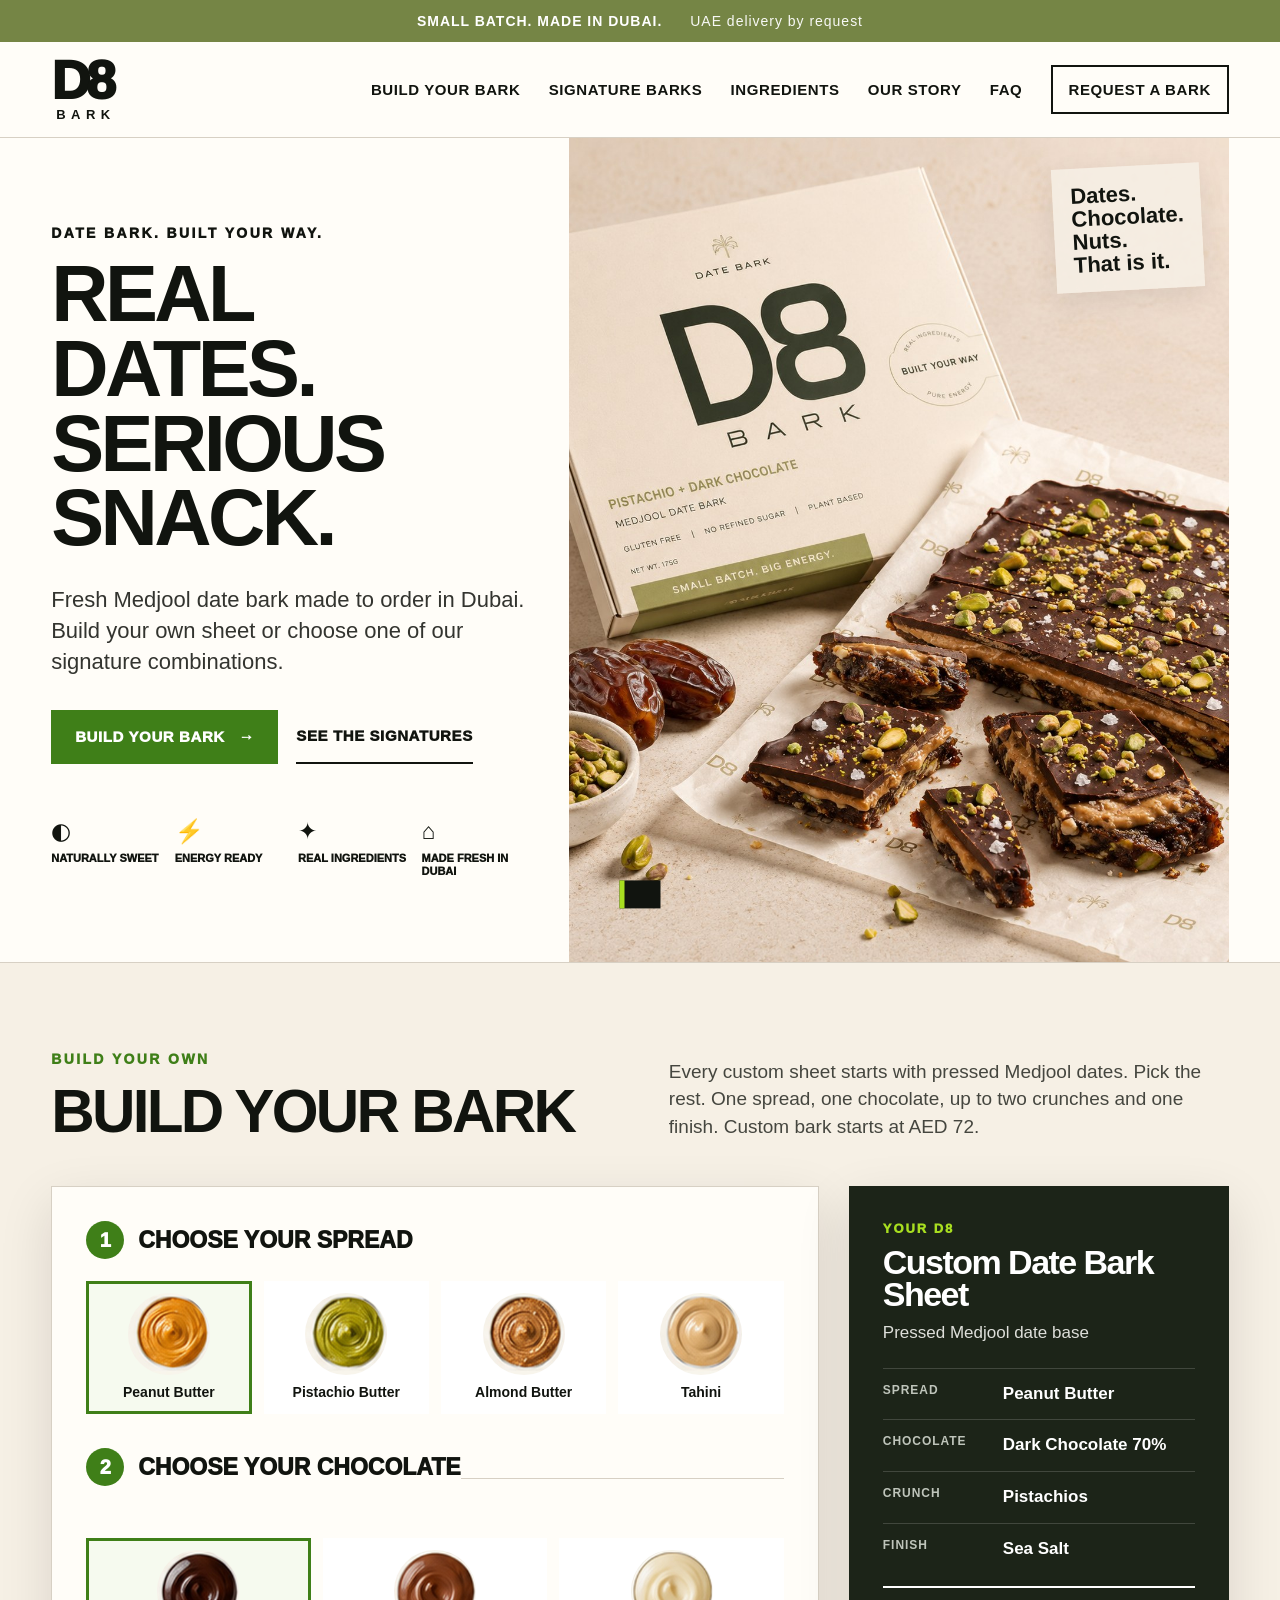
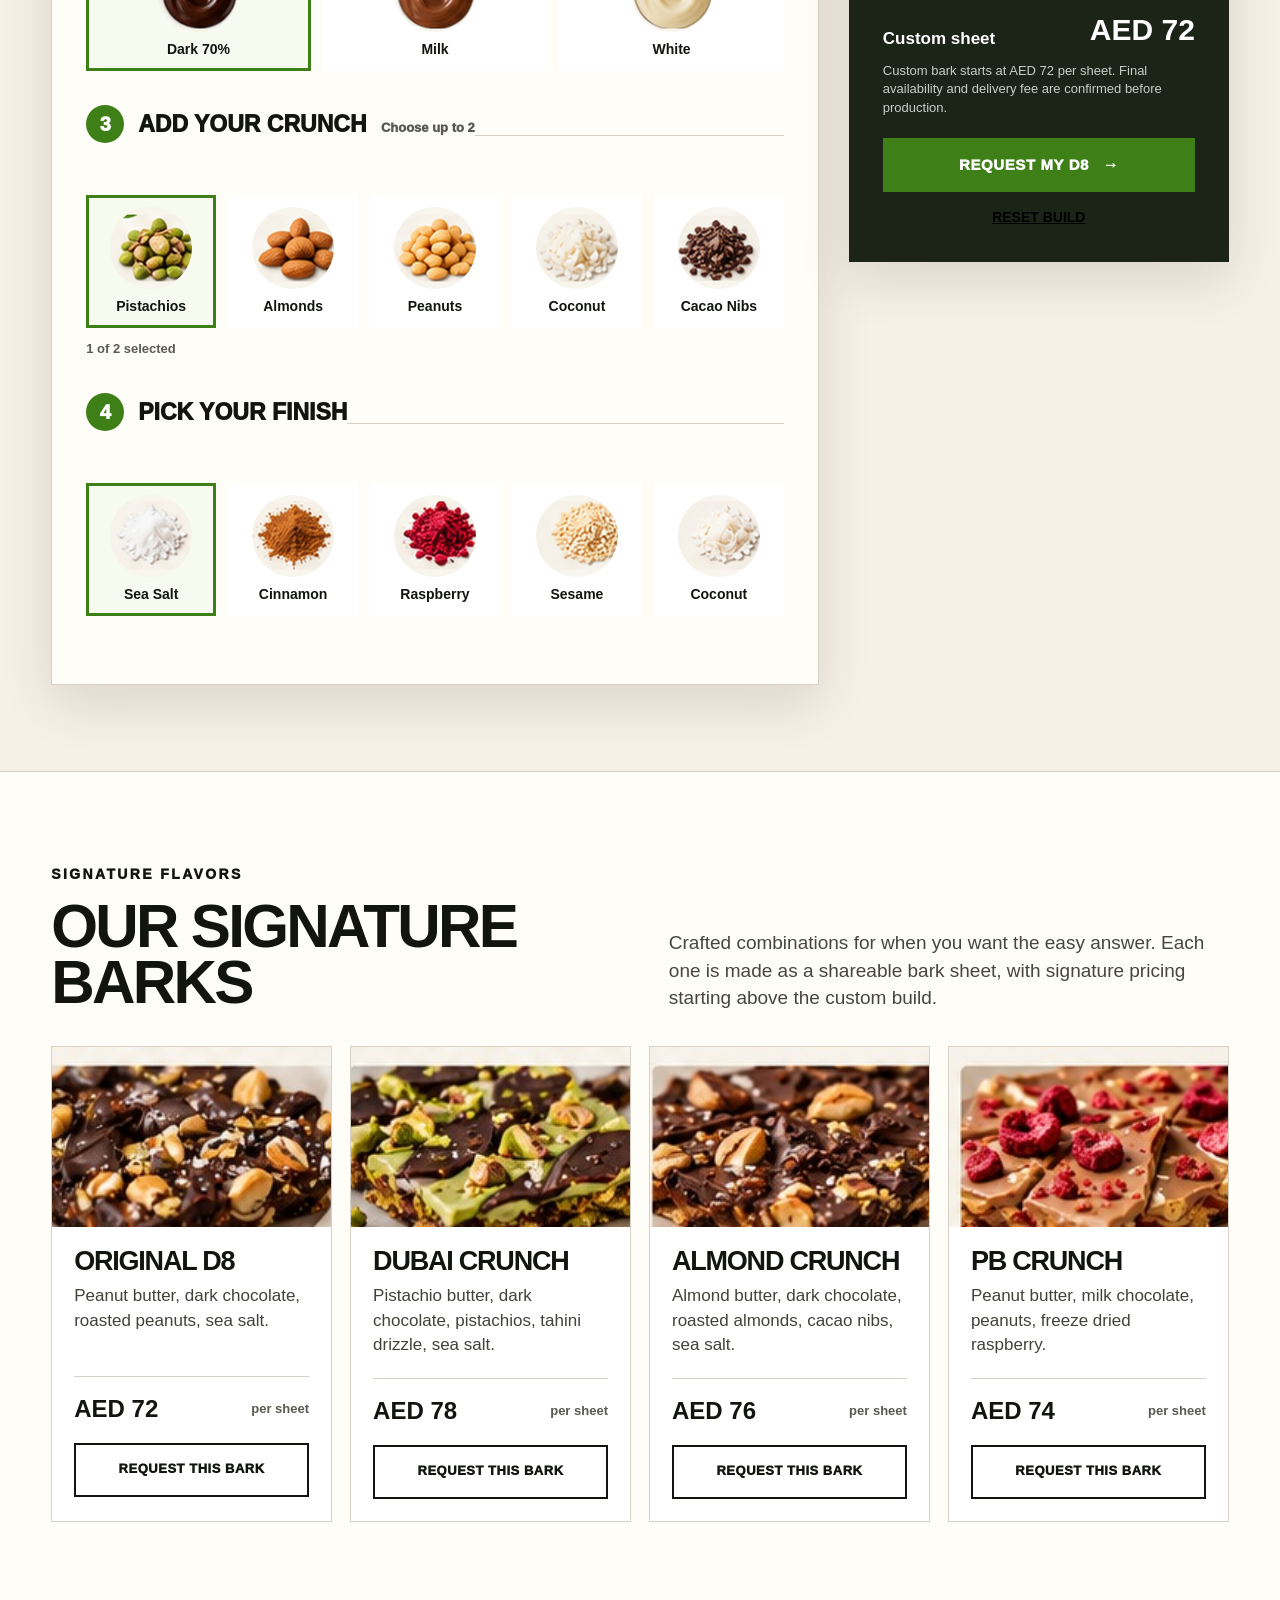
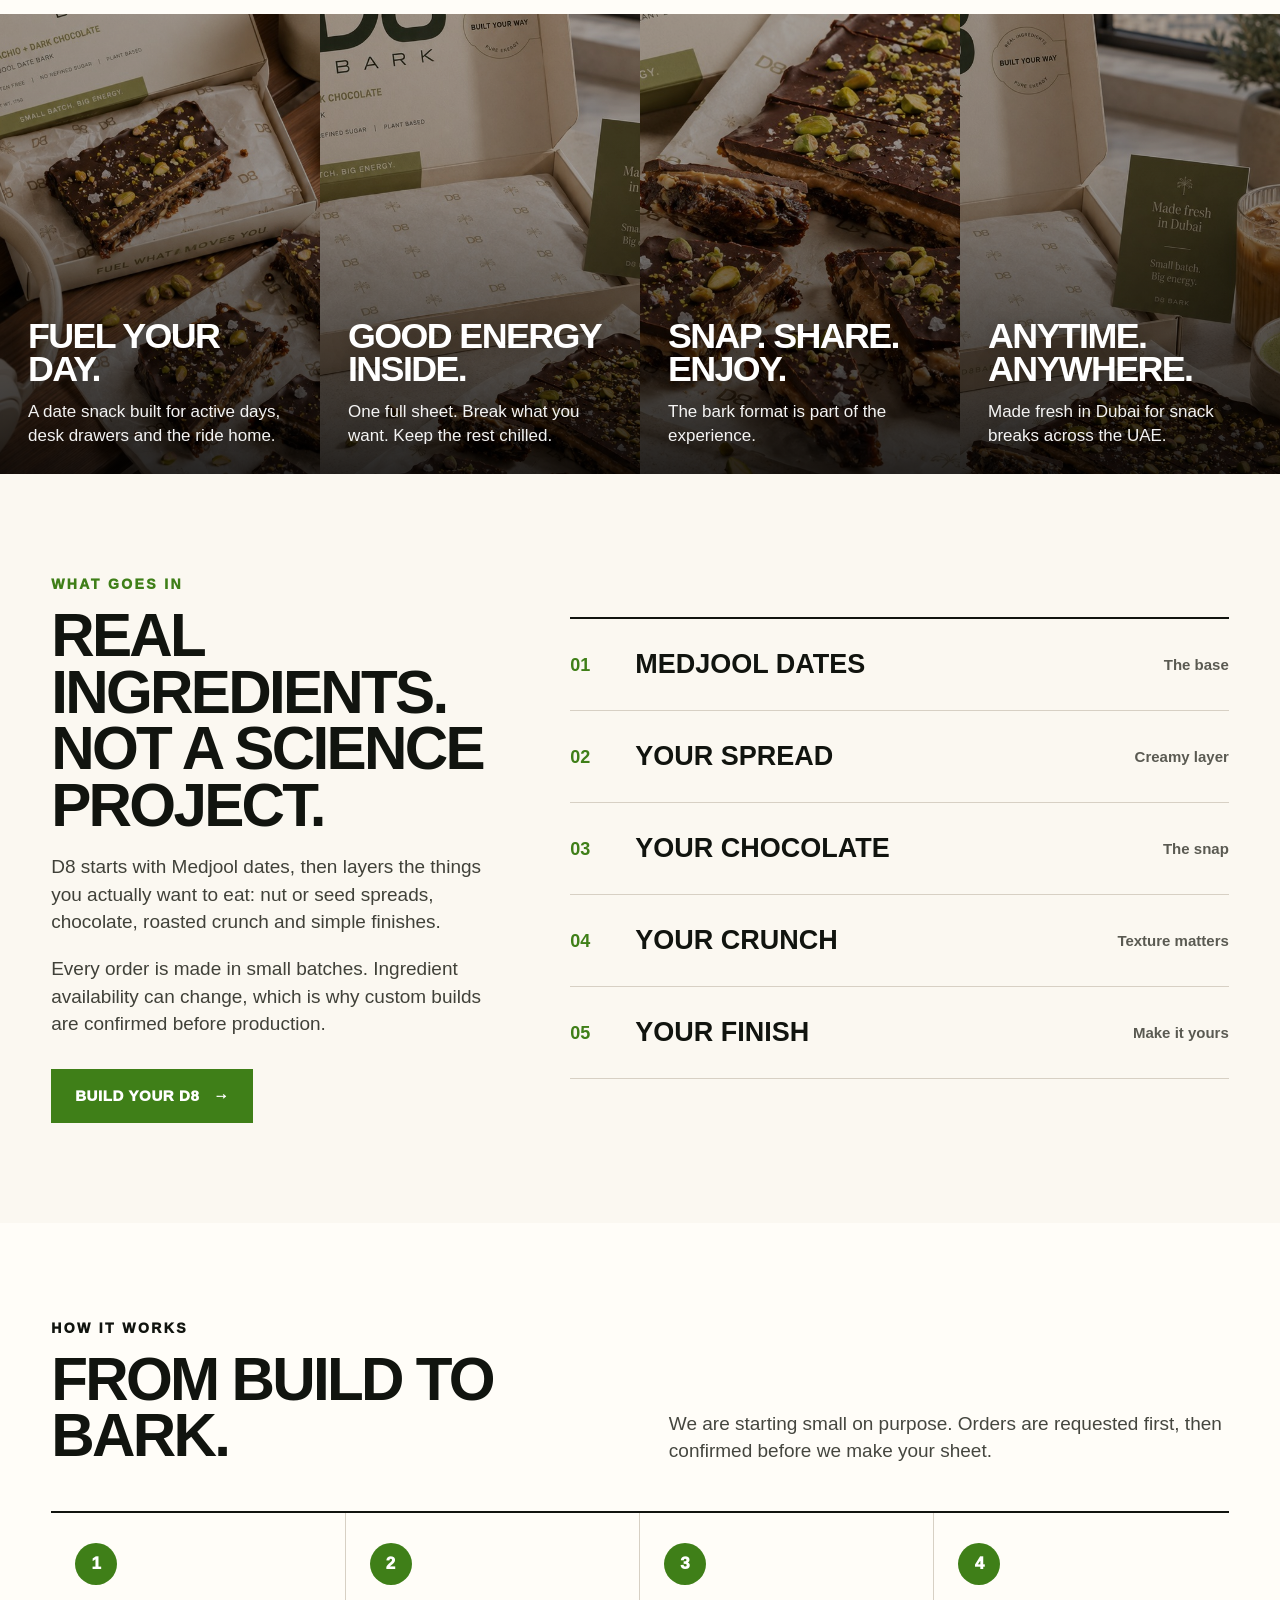
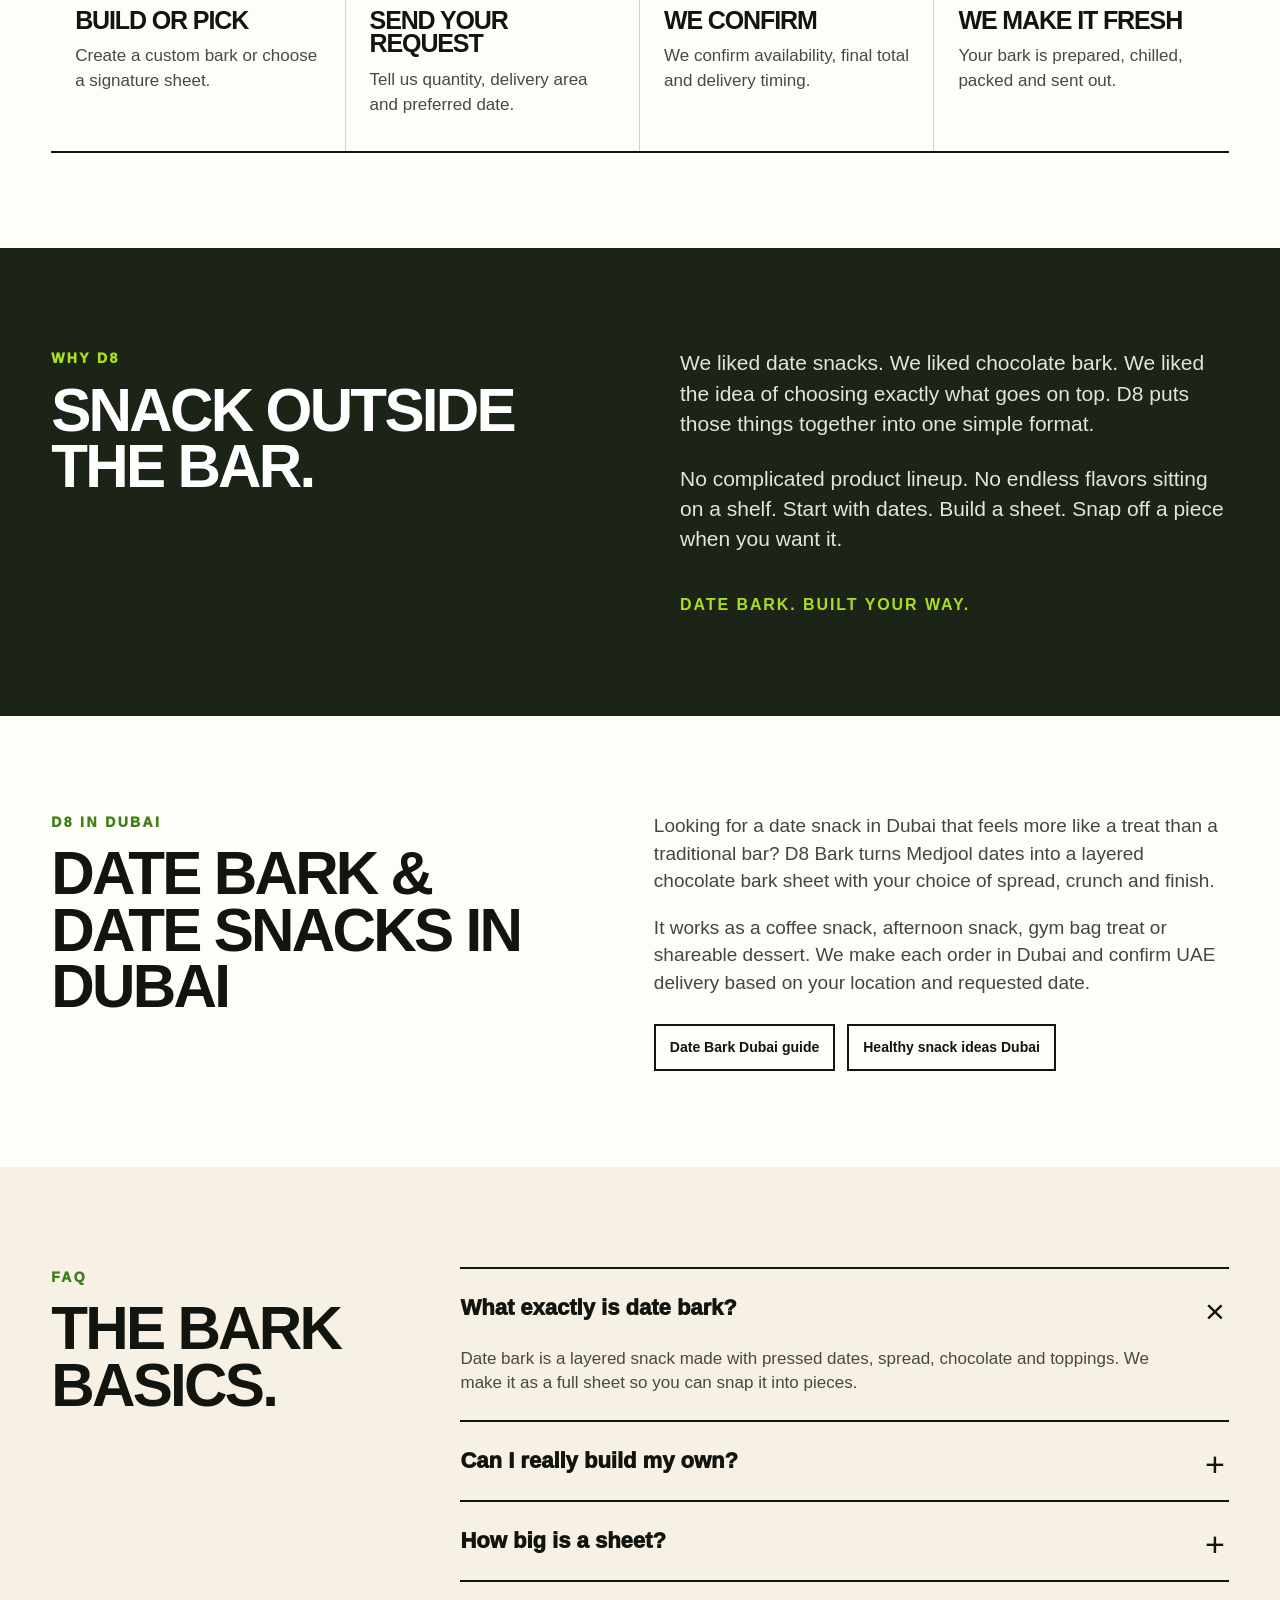
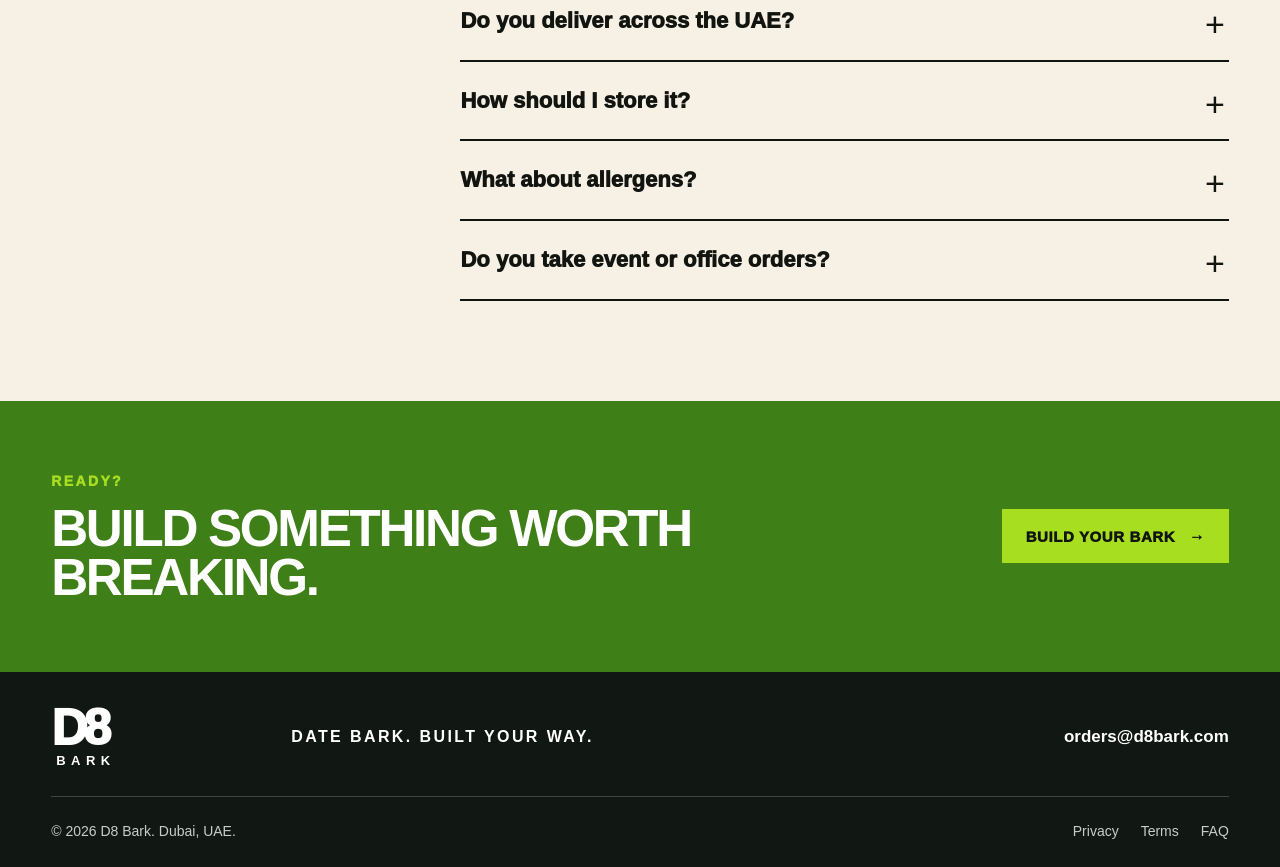
<file: index.html>
<!doctype html>
<html lang="en">
<head>
  <meta charset="utf-8">
  <meta name="viewport" content="width=device-width, initial-scale=1">
  <title>D8 Bark | Fresh Date Bark & Healthy Snacks Dubai</title>
  <meta name="description" content="D8 Bark makes fresh Medjool date bark in Dubai. Choose a signature flavor or build your own date bark with your spread, chocolate, crunch and finish. Small batch UAE delivery by request.">
  <meta name="keywords" content="date bark Dubai, date snacks Dubai, healthy snacks Dubai, date snacks UAE, Medjool date snacks, chocolate date bark, energy snacks Dubai, build your own date bark">
  <meta name="robots" content="index,follow,max-image-preview:large">
  <link rel="canonical" href="https://d8bark.com/">
  <meta name="theme-color" content="#1c2418">
  <meta property="og:type" content="website">
  <meta property="og:title" content="D8 Bark | Date Bark. Built Your Way.">
  <meta property="og:description" content="Fresh Medjool date bark made in Dubai. Choose a signature bark or build your own sheet.">
  <meta property="og:url" content="https://d8bark.com/">
  <meta property="og:image" content="https://d8bark.com/assets/images/og.jpg">
  <meta property="og:image:width" content="1200">
  <meta property="og:image:height" content="630">
  <meta name="twitter:card" content="summary_large_image">
  <meta name="twitter:title" content="D8 Bark | Date Bark. Built Your Way.">
  <meta name="twitter:description" content="Fresh date bark made to order in Dubai. Build your own or choose a signature flavor.">
  <meta name="twitter:image" content="https://d8bark.com/assets/images/og.jpg">
  <link rel="icon" href="favicon.svg" type="image/svg+xml">
  <link rel="manifest" href="site.webmanifest">
  <link rel="stylesheet" href="styles.css">
  <script type="application/ld+json">
  {
    "@context":"https://schema.org",
    "@graph":[
      {
        "@type":"Organization",
        "@id":"https://d8bark.com/#organization",
        "name":"D8 Bark",
        "url":"https://d8bark.com/",
        "logo":"https://d8bark.com/favicon.svg",
        "description":"Fresh Medjool date bark made in Dubai with signature flavors and build your own sheets.",
        "areaServed":{"@type":"Country","name":"United Arab Emirates"},
        "email":"orders@d8bark.com"
      },
      {
        "@type":"WebSite",
        "@id":"https://d8bark.com/#website",
        "url":"https://d8bark.com/",
        "name":"D8 Bark",
        "publisher":{"@id":"https://d8bark.com/#organization"},
        "inLanguage":"en-AE"
      },
      {
        "@type":"FAQPage",
        "mainEntity":[
          {"@type":"Question","name":"What is date bark?","acceptedAnswer":{"@type":"Answer","text":"Date bark is a layered snack made with pressed dates, a spread, chocolate and toppings. D8 Bark makes it as a fresh sheet designed to snap, share and snack."}},
          {"@type":"Question","name":"Can I build my own date bark?","acceptedAnswer":{"@type":"Answer","text":"Yes. Choose your spread, chocolate, up to two crunch options and one finish. Submit the build as an order request and D8 Bark confirms availability, total and delivery."}},
          {"@type":"Question","name":"Where does D8 Bark deliver?","acceptedAnswer":{"@type":"Answer","text":"D8 Bark is made in Dubai. Dubai delivery is available by request, with other UAE locations confirmed individually based on timing and courier availability."}},
          {"@type":"Question","name":"How should I store date bark?","acceptedAnswer":{"@type":"Answer","text":"Keep your bark chilled in its sealed pack. Because chocolate can soften in UAE heat, refrigerate it after delivery and take out only what you plan to enjoy."}}
        ]
      }
    ]
  }
  </script>
</head>
<body>
  <a class="skip-link" href="#main">Skip to content</a>

  <div class="announcement" role="status">
    <strong>SMALL BATCH. MADE IN DUBAI.</strong>
    <span>UAE delivery by request</span>
  </div>

  <header class="site-header" id="top">
    <a class="brand" href="#top" aria-label="D8 Bark home">
      <span class="brand-d8">D8</span>
      <span class="brand-bark">BARK</span>
    </a>
    <button class="menu-button" type="button" aria-expanded="false" aria-controls="site-nav">MENU</button>
    <nav class="site-nav" id="site-nav" aria-label="Primary navigation">
      <a href="#builder">BUILD YOUR BARK</a>
      <a href="#signature">SIGNATURE BARKS</a>
      <a href="#ingredients">INGREDIENTS</a>
      <a href="#story">OUR STORY</a>
      <a href="#faq">FAQ</a>
      <a class="nav-cta" href="#builder">REQUEST A BARK</a>
    </nav>
  </header>

  <main id="main">
    <section class="hero section-shell" aria-labelledby="hero-title">
      <div class="hero-copy">
        <div class="eyebrow">DATE BARK. BUILT YOUR WAY.</div>
        <h1 id="hero-title">REAL DATES.<br>SERIOUS SNACK.</h1>
        <p class="hero-lede">Fresh Medjool date bark made to order in Dubai. Build your own sheet or choose one of our signature combinations.</p>
        <div class="hero-actions">
          <a class="button primary" href="#builder">BUILD YOUR BARK <span aria-hidden="true">→</span></a>
          <a class="button text" href="#signature">SEE THE SIGNATURES</a>
        </div>
        <div class="benefit-row" aria-label="D8 Bark benefits">
          <div><span class="icon-circle">◐</span><strong>NATURALLY SWEET</strong></div>
          <div><span class="icon-circle">⚡</span><strong>ENERGY READY</strong></div>
          <div><span class="icon-circle">✦</span><strong>REAL INGREDIENTS</strong></div>
          <div><span class="icon-circle">⌂</span><strong>MADE FRESH IN DUBAI</strong></div>
        </div>
      </div>
      <div class="hero-image-wrap">
        <img src="assets/images/hero_product.jpg" width="900" height="1100" alt="Pistachio dark chocolate D8 date bark with Medjool dates and pistachios" fetchpriority="high">
        <div class="hero-note" aria-hidden="true">Dates.<br>Chocolate.<br>Nuts.<br><strong>That is it.</strong></div>
      </div>
    </section>

    <section class="builder-section" id="builder" aria-labelledby="builder-title">
      <div class="section-shell builder-shell">
        <div class="section-heading">
          <div>
            <div class="eyebrow green">BUILD YOUR OWN</div>
            <h2 id="builder-title">BUILD YOUR BARK</h2>
          </div>
          <p>Every custom sheet starts with pressed Medjool dates. Pick the rest. One spread, one chocolate, up to two crunches and one finish. Custom bark starts at AED 72.</p>
        </div>

        <div class="builder-layout">
          <form class="builder-card" id="bark-builder">
            <fieldset class="build-step">
              <legend><span class="step-number">1</span><span>CHOOSE YOUR SPREAD</span></legend>
              <div class="option-grid four" data-radio-group="spread">
                <label class="ingredient-option">
                  <input type="radio" name="spread" value="Peanut Butter" checked>
                  <span class="ingredient-image"><img src="assets/images/spread_peanut.jpg" alt="Peanut butter"></span>
                  <span class="ingredient-label">Peanut Butter</span>
                </label>
                <label class="ingredient-option">
                  <input type="radio" name="spread" value="Pistachio Butter">
                  <span class="ingredient-image"><img src="assets/images/spread_pistachio.jpg" alt="Pistachio butter"></span>
                  <span class="ingredient-label">Pistachio Butter</span>
                </label>
                <label class="ingredient-option">
                  <input type="radio" name="spread" value="Almond Butter">
                  <span class="ingredient-image"><img src="assets/images/spread_almond.jpg" alt="Almond butter"></span>
                  <span class="ingredient-label">Almond Butter</span>
                </label>
                <label class="ingredient-option">
                  <input type="radio" name="spread" value="Tahini">
                  <span class="ingredient-image"><img src="assets/images/spread_tahini.jpg" alt="Tahini"></span>
                  <span class="ingredient-label">Tahini</span>
                </label>
              </div>
            </fieldset>

            <fieldset class="build-step">
              <legend><span class="step-number">2</span><span>CHOOSE YOUR CHOCOLATE</span></legend>
              <div class="option-grid three" data-radio-group="chocolate">
                <label class="ingredient-option">
                  <input type="radio" name="chocolate" value="Dark Chocolate 70%" checked>
                  <span class="ingredient-image"><img src="assets/images/chocolate_dark.jpg" alt="Dark chocolate"></span>
                  <span class="ingredient-label">Dark 70%</span>
                </label>
                <label class="ingredient-option">
                  <input type="radio" name="chocolate" value="Milk Chocolate">
                  <span class="ingredient-image"><img src="assets/images/chocolate_milk.jpg" alt="Milk chocolate"></span>
                  <span class="ingredient-label">Milk</span>
                </label>
                <label class="ingredient-option">
                  <input type="radio" name="chocolate" value="White Chocolate">
                  <span class="ingredient-image"><img src="assets/images/chocolate_white.jpg" alt="White chocolate"></span>
                  <span class="ingredient-label">White</span>
                </label>
              </div>
            </fieldset>

            <fieldset class="build-step">
              <legend><span class="step-number">3</span><span>ADD YOUR CRUNCH <small>Choose up to 2</small></span></legend>
              <div class="option-grid five" id="crunch-options">
                <label class="ingredient-option">
                  <input type="checkbox" name="crunch" value="Pistachios" checked>
                  <span class="ingredient-image"><img src="assets/images/crunch_pistachio.jpg" alt="Pistachios"></span>
                  <span class="ingredient-label">Pistachios</span>
                </label>
                <label class="ingredient-option">
                  <input type="checkbox" name="crunch" value="Almonds">
                  <span class="ingredient-image"><img src="assets/images/crunch_almonds.jpg" alt="Almonds"></span>
                  <span class="ingredient-label">Almonds</span>
                </label>
                <label class="ingredient-option">
                  <input type="checkbox" name="crunch" value="Peanuts">
                  <span class="ingredient-image"><img src="assets/images/crunch_peanuts.jpg" alt="Peanuts"></span>
                  <span class="ingredient-label">Peanuts</span>
                </label>
                <label class="ingredient-option">
                  <input type="checkbox" name="crunch" value="Coconut">
                  <span class="ingredient-image"><img src="assets/images/crunch_coconut.jpg" alt="Coconut"></span>
                  <span class="ingredient-label">Coconut</span>
                </label>
                <label class="ingredient-option">
                  <input type="checkbox" name="crunch" value="Cacao Nibs">
                  <span class="ingredient-image"><img src="assets/images/crunch_cacao.jpg" alt="Cacao nibs"></span>
                  <span class="ingredient-label">Cacao Nibs</span>
                </label>
              </div>
              <p class="field-help" id="crunch-help">1 of 2 selected</p>
            </fieldset>

            <fieldset class="build-step">
              <legend><span class="step-number">4</span><span>PICK YOUR FINISH</span></legend>
              <div class="option-grid five" data-radio-group="finish">
                <label class="ingredient-option">
                  <input type="radio" name="finish" value="Sea Salt" checked>
                  <span class="ingredient-image"><img src="assets/images/finish_salt.jpg" alt="Sea salt"></span>
                  <span class="ingredient-label">Sea Salt</span>
                </label>
                <label class="ingredient-option">
                  <input type="radio" name="finish" value="Cinnamon">
                  <span class="ingredient-image"><img src="assets/images/finish_cinnamon.jpg" alt="Cinnamon"></span>
                  <span class="ingredient-label">Cinnamon</span>
                </label>
                <label class="ingredient-option">
                  <input type="radio" name="finish" value="Freeze Dried Raspberry">
                  <span class="ingredient-image"><img src="assets/images/finish_raspberry.jpg" alt="Freeze dried raspberry"></span>
                  <span class="ingredient-label">Raspberry</span>
                </label>
                <label class="ingredient-option">
                  <input type="radio" name="finish" value="Sesame">
                  <span class="ingredient-image"><img src="assets/images/finish_sesame.jpg" alt="Sesame"></span>
                  <span class="ingredient-label">Sesame</span>
                </label>
                <label class="ingredient-option">
                  <input type="radio" name="finish" value="Coconut">
                  <span class="ingredient-image"><img src="assets/images/finish_coconut.jpg" alt="Coconut"></span>
                  <span class="ingredient-label">Coconut</span>
                </label>
              </div>
            </fieldset>
          </form>

          <aside class="build-summary" aria-live="polite">
            <div class="summary-kicker">YOUR D8</div>
            <h3>Custom Date Bark Sheet</h3>
            <p class="summary-base">Pressed Medjool date base</p>
            <dl id="build-summary-list">
              <div><dt>Spread</dt><dd id="summary-spread">Peanut Butter</dd></div>
              <div><dt>Chocolate</dt><dd id="summary-chocolate">Dark Chocolate 70%</dd></div>
              <div><dt>Crunch</dt><dd id="summary-crunch">Pistachios</dd></div>
              <div><dt>Finish</dt><dd id="summary-finish">Sea Salt</dd></div>
            </dl>
            <div class="summary-price">
              <span>Custom sheet</span>
              <strong>AED 72</strong>
            </div>
            <p class="small-copy">Custom bark starts at AED 72 per sheet. Final availability and delivery fee are confirmed before production.</p>
            <button class="button primary full" type="button" id="request-build">REQUEST MY D8 <span aria-hidden="true">→</span></button>
            <button class="link-button" type="button" id="reset-builder">RESET BUILD</button>
          </aside>
        </div>
      </div>
    </section>

    <section class="signature-section section-shell" id="signature" aria-labelledby="signature-title">
      <div class="section-heading signature-heading">
        <div>
          <div class="eyebrow">SIGNATURE FLAVORS</div>
          <h2 id="signature-title">OUR SIGNATURE BARKS</h2>
        </div>
        <p>Crafted combinations for when you want the easy answer. Each one is made as a shareable bark sheet, with signature pricing starting above the custom build.</p>
      </div>

      <div class="product-grid">
        <article class="product-card" data-product="Original D8" data-price="72">
          <img src="assets/images/signature_original.jpg" alt="Original D8 date bark with dark chocolate, peanut butter and peanuts" loading="lazy">
          <div class="product-body">
            <h3>ORIGINAL D8</h3>
            <p>Peanut butter, dark chocolate, roasted peanuts, sea salt.</p>
            <div class="product-meta"><strong>AED 72</strong><span>per sheet</span></div>
            <button class="button outline product-request" type="button">REQUEST THIS BARK</button>
          </div>
        </article>

        <article class="product-card" data-product="Dubai Crunch" data-price="78">
          <img src="assets/images/signature_dubai.jpg" alt="Dubai Crunch date bark with pistachio, dark chocolate and pistachios" loading="lazy">
          <div class="product-body">
            <h3>DUBAI CRUNCH</h3>
            <p>Pistachio butter, dark chocolate, pistachios, tahini drizzle, sea salt.</p>
            <div class="product-meta"><strong>AED 78</strong><span>per sheet</span></div>
            <button class="button outline product-request" type="button">REQUEST THIS BARK</button>
          </div>
        </article>

        <article class="product-card" data-product="Almond Crunch" data-price="76">
          <img src="assets/images/signature_almond.jpg" alt="Almond Crunch date bark with almond butter and cacao nibs" loading="lazy">
          <div class="product-body">
            <h3>ALMOND CRUNCH</h3>
            <p>Almond butter, dark chocolate, roasted almonds, cacao nibs, sea salt.</p>
            <div class="product-meta"><strong>AED 76</strong><span>per sheet</span></div>
            <button class="button outline product-request" type="button">REQUEST THIS BARK</button>
          </div>
        </article>

        <article class="product-card" data-product="PB Crunch" data-price="74">
          <img src="assets/images/signature_pb.jpg" alt="PB Crunch date bark with peanut butter, milk chocolate and raspberry" loading="lazy">
          <div class="product-body">
            <h3>PB CRUNCH</h3>
            <p>Peanut butter, milk chocolate, peanuts, freeze dried raspberry.</p>
            <div class="product-meta"><strong>AED 74</strong><span>per sheet</span></div>
            <button class="button outline product-request" type="button">REQUEST THIS BARK</button>
          </div>
        </article>
      </div>
    </section>

    <section class="lifestyle-grid" aria-label="D8 Bark lifestyle">
      <article class="lifestyle-tile dark">
        <img src="assets/images/lifestyle_gym.jpg" alt="D8 Bark beside a gym bag after training" loading="lazy">
        <div><h2>FUEL YOUR DAY.</h2><p>A date snack built for active days, desk drawers and the ride home.</p></div>
      </article>
      <article class="lifestyle-tile">
        <img src="assets/images/lifestyle_box.jpg" alt="D8 Bark sheet inside its delivery box" loading="lazy">
        <div><h2>GOOD ENERGY INSIDE.</h2><p>One full sheet. Break what you want. Keep the rest chilled.</p></div>
      </article>
      <article class="lifestyle-tile">
        <img src="assets/images/lifestyle_snap.jpg" alt="Hands snapping pieces of chocolate date bark" loading="lazy">
        <div><h2>SNAP. SHARE. ENJOY.</h2><p>The bark format is part of the experience.</p></div>
      </article>
      <article class="lifestyle-tile">
        <img src="assets/images/lifestyle_dubai.jpg" alt="Date bark enjoyed outdoors in Dubai" loading="lazy">
        <div><h2>ANYTIME. ANYWHERE.</h2><p>Made fresh in Dubai for snack breaks across the UAE.</p></div>
      </article>
    </section>

    <section class="ingredients-section" id="ingredients">
      <div class="section-shell ingredient-layout">
        <div class="ingredient-copy">
          <div class="eyebrow green">WHAT GOES IN</div>
          <h2>REAL INGREDIENTS.<br>NOT A SCIENCE PROJECT.</h2>
          <p>D8 starts with Medjool dates, then layers the things you actually want to eat: nut or seed spreads, chocolate, roasted crunch and simple finishes.</p>
          <p>Every order is made in small batches. Ingredient availability can change, which is why custom builds are confirmed before production.</p>
          <a class="button primary" href="#builder">BUILD YOUR D8 <span aria-hidden="true">→</span></a>
        </div>
        <div class="ingredient-stack">
          <div class="ingredient-strip"><span>01</span><strong>MEDJOOL DATES</strong><small>The base</small></div>
          <div class="ingredient-strip"><span>02</span><strong>YOUR SPREAD</strong><small>Creamy layer</small></div>
          <div class="ingredient-strip"><span>03</span><strong>YOUR CHOCOLATE</strong><small>The snap</small></div>
          <div class="ingredient-strip"><span>04</span><strong>YOUR CRUNCH</strong><small>Texture matters</small></div>
          <div class="ingredient-strip"><span>05</span><strong>YOUR FINISH</strong><small>Make it yours</small></div>
        </div>
      </div>
    </section>

    <section class="how-section section-shell" aria-labelledby="how-title">
      <div class="section-heading">
        <div><div class="eyebrow">HOW IT WORKS</div><h2 id="how-title">FROM BUILD TO BARK.</h2></div>
        <p>We are starting small on purpose. Orders are requested first, then confirmed before we make your sheet.</p>
      </div>
      <div class="how-grid">
        <article><span>1</span><h3>BUILD OR PICK</h3><p>Create a custom bark or choose a signature sheet.</p></article>
        <article><span>2</span><h3>SEND YOUR REQUEST</h3><p>Tell us quantity, delivery area and preferred date.</p></article>
        <article><span>3</span><h3>WE CONFIRM</h3><p>We confirm availability, final total and delivery timing.</p></article>
        <article><span>4</span><h3>WE MAKE IT FRESH</h3><p>Your bark is prepared, chilled, packed and sent out.</p></article>
      </div>
    </section>

    <section class="story-section" id="story">
      <div class="section-shell story-grid">
        <div>
          <div class="eyebrow light">WHY D8</div>
          <h2>SNACK OUTSIDE THE BAR.</h2>
        </div>
        <div class="story-copy">
          <p>We liked date snacks. We liked chocolate bark. We liked the idea of choosing exactly what goes on top. D8 puts those things together into one simple format.</p>
          <p>No complicated product lineup. No endless flavors sitting on a shelf. Start with dates. Build a sheet. Snap off a piece when you want it.</p>
          <strong>DATE BARK. BUILT YOUR WAY.</strong>
        </div>
      </div>
    </section>

    <section class="seo-section section-shell" aria-labelledby="dubai-title">
      <div class="seo-grid">
        <div>
          <div class="eyebrow green">D8 IN DUBAI</div>
          <h2 id="dubai-title">DATE BARK & DATE SNACKS IN DUBAI</h2>
        </div>
        <div>
          <p>Looking for a date snack in Dubai that feels more like a treat than a traditional bar? D8 Bark turns Medjool dates into a layered chocolate bark sheet with your choice of spread, crunch and finish.</p>
          <p>It works as a coffee snack, afternoon snack, gym bag treat or shareable dessert. We make each order in Dubai and confirm UAE delivery based on your location and requested date.</p>
          <div class="seo-links"><a href="date-bark-dubai/">Date Bark Dubai guide</a><a href="healthy-snacks-dubai/">Healthy snack ideas Dubai</a></div>
        </div>
      </div>
    </section>

    <section class="faq-section" id="faq" aria-labelledby="faq-title">
      <div class="section-shell faq-layout">
        <div><div class="eyebrow green">FAQ</div><h2 id="faq-title">THE BARK BASICS.</h2></div>
        <div class="faq-list">
          <details open><summary>What exactly is date bark?</summary><p>Date bark is a layered snack made with pressed dates, spread, chocolate and toppings. We make it as a full sheet so you can snap it into pieces.</p></details>
          <details><summary>Can I really build my own?</summary><p>Yes. Choose one spread, one chocolate, up to two crunch options and one finish. Send the build as a request and we will confirm ingredients, price and delivery.</p></details>
          <details><summary>How big is a sheet?</summary><p>Our launch format is a shareable bark sheet packed flat in a shallow box. Exact finished weight can vary slightly because each sheet is made in small batches.</p></details>
          <details><summary>Do you deliver across the UAE?</summary><p>D8 is made in Dubai. Dubai delivery is available by request. Other UAE locations are confirmed individually based on courier timing and temperature handling.</p></details>
          <details><summary>How should I store it?</summary><p>Keep it chilled in its sealed pack. UAE heat can soften chocolate quickly, so refrigerate your bark after delivery and only take out what you plan to enjoy.</p></details>
          <details><summary>What about allergens?</summary><p>D8 recipes can contain nuts, peanuts, sesame, milk and other allergens. Customizing a build does not make it allergen free. Always tell us about any allergy before ordering.</p></details>
          <details><summary>Do you take event or office orders?</summary><p>Yes. Use the order request and add the number of sheets, date and event details. We can quote larger small batch orders separately.</p></details>
        </div>
      </div>
    </section>

    <section class="cta-section">
      <div class="section-shell cta-inner">
        <div><div class="eyebrow light">READY?</div><h2>BUILD SOMETHING WORTH BREAKING.</h2></div>
        <a class="button lime" href="#builder">BUILD YOUR BARK <span aria-hidden="true">→</span></a>
      </div>
    </section>
  </main>

  <footer class="site-footer">
    <div class="footer-top">
      <a class="brand footer-brand" href="#top"><span class="brand-d8">D8</span><span class="brand-bark">BARK</span></a>
      <strong>DATE BARK. BUILT YOUR WAY.</strong>
      <a href="mailto:orders@d8bark.com">orders@d8bark.com</a>
    </div>
    <div class="footer-bottom">
      <span>© <span id="year"></span> D8 Bark. Dubai, UAE.</span>
      <nav aria-label="Footer navigation"><a href="privacy.html">Privacy</a><a href="terms.html">Terms</a><a href="#faq">FAQ</a></nav>
    </div>
  </footer>

  <dialog class="order-dialog" id="order-dialog" aria-labelledby="order-title">
    <form method="dialog" class="dialog-close-row"><button class="dialog-close" value="cancel" aria-label="Close order request">×</button></form>
    <div class="order-dialog-inner">
      <div class="eyebrow green">SMALL BATCH ORDER REQUEST</div>
      <h2 id="order-title">REQUEST YOUR D8</h2>
      <p class="dialog-intro">This sends a request, not a final paid order. Custom bark starts at AED 72 per sheet. We confirm ingredient availability, total and delivery before making your bark.</p>

      <div class="request-summary" id="request-summary"></div>

      <form id="order-form">
        <div class="form-grid">
          <label>Full name<input required name="name" autocomplete="name" placeholder="Your name"></label>
          <label>Phone / WhatsApp<input required name="phone" autocomplete="tel" placeholder="+971 ..."></label>
          <label>Email<input required type="email" name="email" autocomplete="email" placeholder="you@example.com"></label>
          <label>Delivery area<input required name="area" placeholder="Dubai Marina, Jumeirah, Abu Dhabi..."></label>
          <label>Quantity<select name="quantity"><option>1 sheet</option><option>2 sheets</option><option>3 sheets</option><option>4 sheets</option><option>5+ sheets</option></select></label>
          <label>Preferred delivery date<input type="date" name="date"></label>
        </div>
        <label>Notes<textarea name="notes" rows="3" placeholder="Gift note, event order, timing, access instructions, allergies to flag..."></textarea></label>
        <label class="consent"><input required type="checkbox" name="consent"><span>I understand this is an order request and D8 will confirm availability and final total before production.</span></label>
        <button class="button primary full" type="submit">SEND ORDER REQUEST <span aria-hidden="true">→</span></button>
        <button class="button outline full" type="button" id="copy-order">COPY ORDER DETAILS</button>
        <p class="form-note">Your request will open in your email app ready to send. We confirm availability, final total and delivery before production.</p>
      </form>
    </div>
  </dialog>

  <div class="toast" id="toast" role="status" aria-live="polite"></div>

  <script src="config.js"></script>
  <script src="app.js"></script>
</body>
</html>
</file>
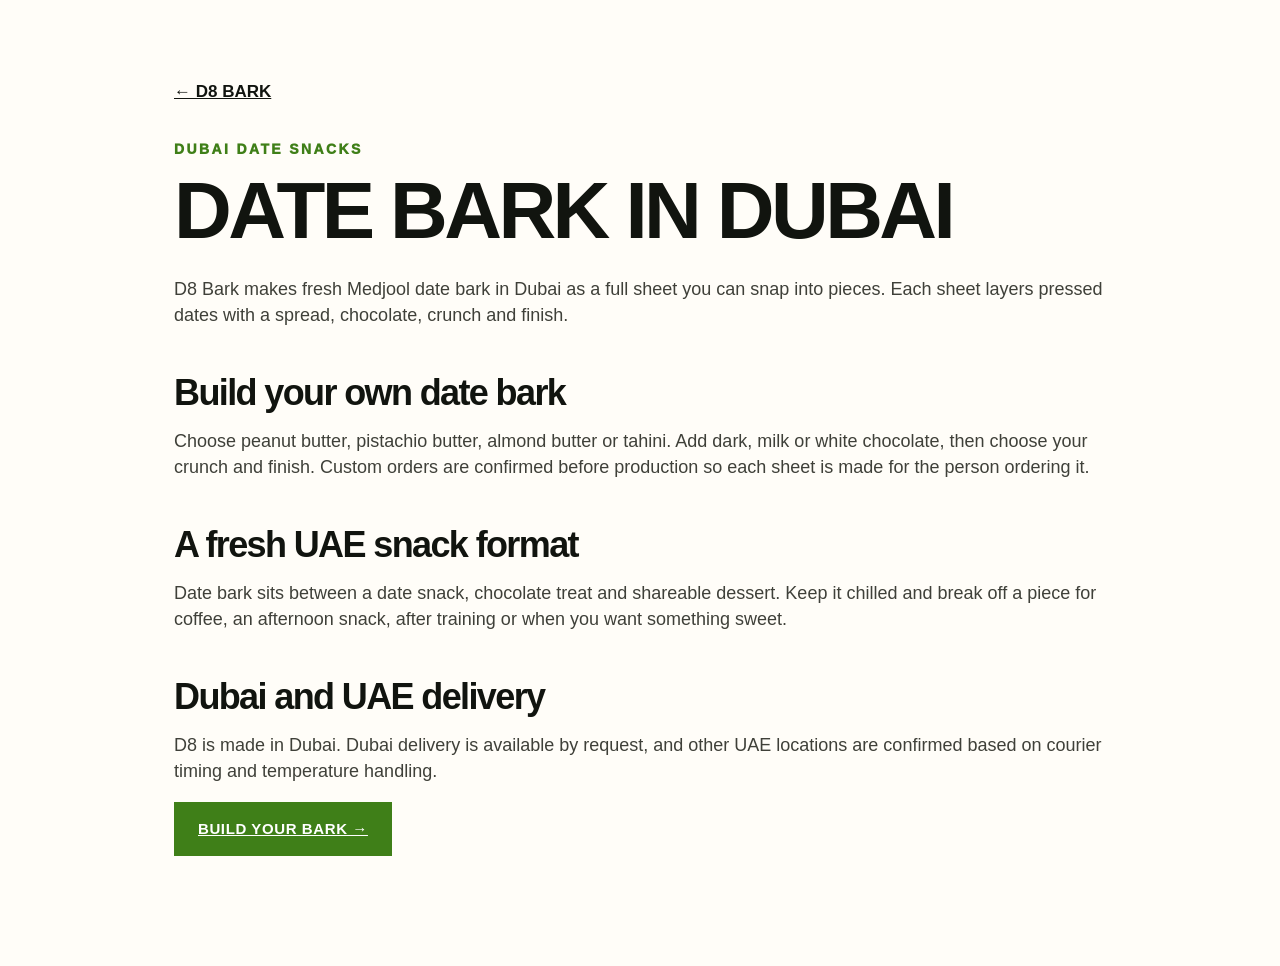
<file: date-bark-dubai/index.html>
<!doctype html><html lang="en"><head><meta charset="utf-8"><meta name="viewport" content="width=device-width,initial-scale=1"><title>Date Bark Dubai | Fresh Medjool Date Bark | D8 Bark</title><meta name="description" content="Looking for date bark in Dubai? D8 Bark makes fresh Medjool date bark sheets with dark, milk or white chocolate, spreads, crunch and finishes. Build your own or choose a signature bark."><link rel="canonical" href="https://d8bark.com/date-bark-dubai/"><meta name="robots" content="index,follow,max-image-preview:large"><link rel="stylesheet" href="../styles.css"></head><body><main class="content-page"><a class="back-link" href="../">← D8 BARK</a><div class="eyebrow green">DUBAI DATE SNACKS</div><h1>DATE BARK IN DUBAI</h1><p>D8 Bark makes fresh Medjool date bark in Dubai as a full sheet you can snap into pieces. Each sheet layers pressed dates with a spread, chocolate, crunch and finish.</p><h2>Build your own date bark</h2><p>Choose peanut butter, pistachio butter, almond butter or tahini. Add dark, milk or white chocolate, then choose your crunch and finish. Custom orders are confirmed before production so each sheet is made for the person ordering it.</p><h2>A fresh UAE snack format</h2><p>Date bark sits between a date snack, chocolate treat and shareable dessert. Keep it chilled and break off a piece for coffee, an afternoon snack, after training or when you want something sweet.</p><h2>Dubai and UAE delivery</h2><p>D8 is made in Dubai. Dubai delivery is available by request, and other UAE locations are confirmed based on courier timing and temperature handling.</p><a class="button primary" href="../#builder">BUILD YOUR BARK →</a></main></body></html>
</file>
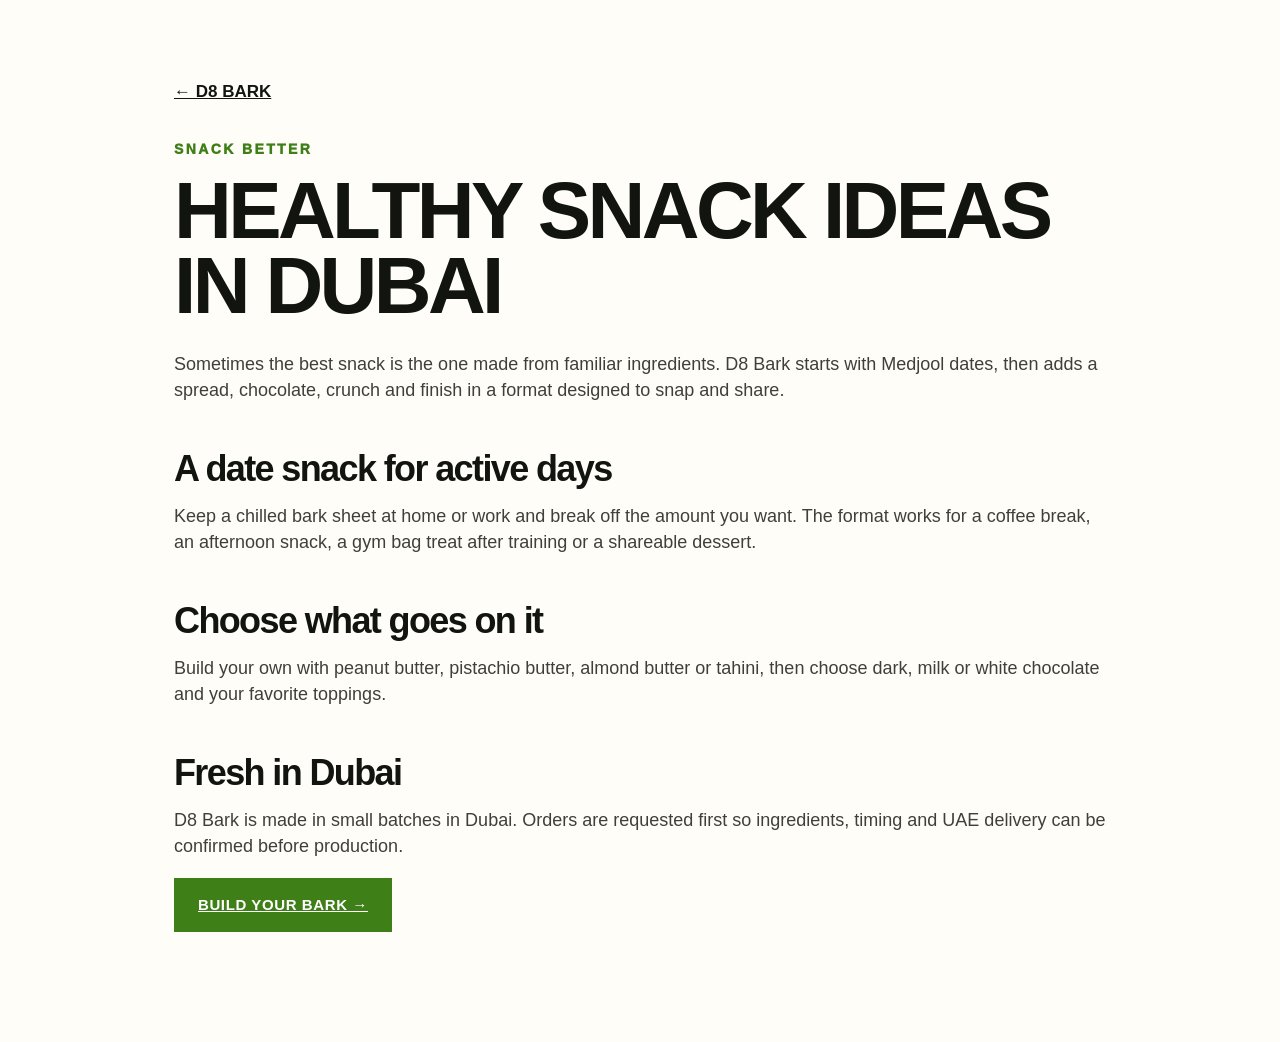
<file: healthy-snacks-dubai/index.html>
<!doctype html><html lang="en"><head><meta charset="utf-8"><meta name="viewport" content="width=device-width,initial-scale=1"><title>Healthy Snack Ideas Dubai | Date Snacks & Date Bark | D8 Bark</title><meta name="description" content="Discover a simple Dubai date snack made with Medjool dates, chocolate, nut or seed spreads and crunchy toppings. D8 Bark makes fresh customizable date bark sheets in Dubai."><link rel="canonical" href="https://d8bark.com/healthy-snacks-dubai/"><meta name="robots" content="index,follow,max-image-preview:large"><link rel="stylesheet" href="../styles.css"></head><body><main class="content-page"><a class="back-link" href="../">← D8 BARK</a><div class="eyebrow green">SNACK BETTER</div><h1>HEALTHY SNACK IDEAS IN DUBAI</h1><p>Sometimes the best snack is the one made from familiar ingredients. D8 Bark starts with Medjool dates, then adds a spread, chocolate, crunch and finish in a format designed to snap and share.</p><h2>A date snack for active days</h2><p>Keep a chilled bark sheet at home or work and break off the amount you want. The format works for a coffee break, an afternoon snack, a gym bag treat after training or a shareable dessert.</p><h2>Choose what goes on it</h2><p>Build your own with peanut butter, pistachio butter, almond butter or tahini, then choose dark, milk or white chocolate and your favorite toppings.</p><h2>Fresh in Dubai</h2><p>D8 Bark is made in small batches in Dubai. Orders are requested first so ingredients, timing and UAE delivery can be confirmed before production.</p><a class="button primary" href="../#builder">BUILD YOUR BARK →</a></main></body></html>
</file>
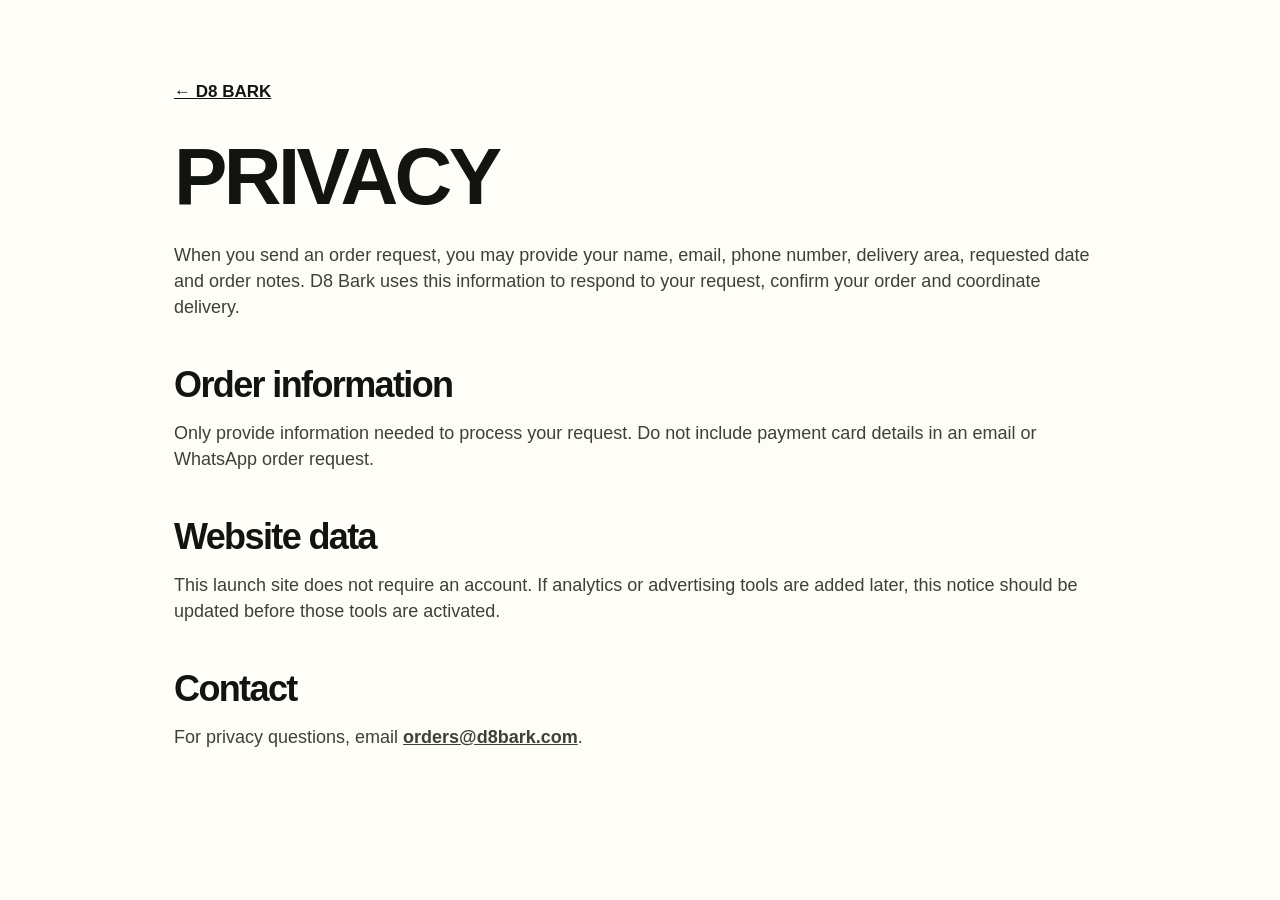
<file: privacy.html>
<!doctype html><html lang="en"><head><meta charset="utf-8"><meta name="viewport" content="width=device-width,initial-scale=1"><meta name="robots" content="index,follow"><title>Privacy | D8 Bark</title><meta name="description" content="D8 Bark privacy information for order requests and website visitors."><link rel="canonical" href="https://d8bark.com/privacy.html"><link rel="stylesheet" href="styles.css"></head><body><main class="content-page"><a class="back-link" href="index.html">← D8 BARK</a><h1>PRIVACY</h1><p>When you send an order request, you may provide your name, email, phone number, delivery area, requested date and order notes. D8 Bark uses this information to respond to your request, confirm your order and coordinate delivery.</p><h2>Order information</h2><p>Only provide information needed to process your request. Do not include payment card details in an email or WhatsApp order request.</p><h2>Website data</h2><p>This launch site does not require an account. If analytics or advertising tools are added later, this notice should be updated before those tools are activated.</p><h2>Contact</h2><p>For privacy questions, email <a href="mailto:orders@d8bark.com">orders@d8bark.com</a>.</p></main></body></html>
</file>
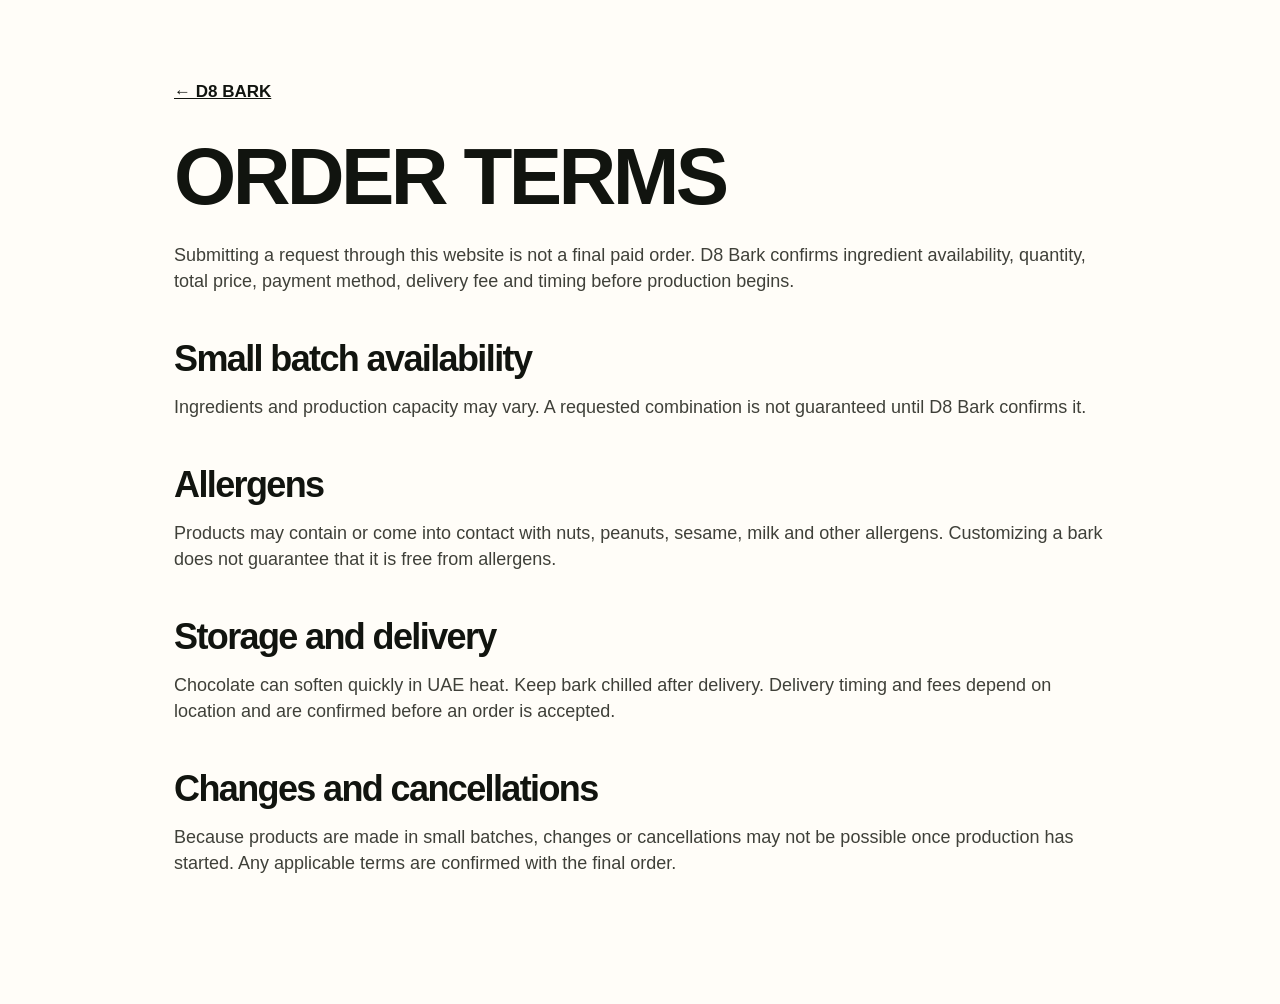
<file: terms.html>
<!doctype html><html lang="en"><head><meta charset="utf-8"><meta name="viewport" content="width=device-width,initial-scale=1"><meta name="robots" content="index,follow"><title>Order Terms | D8 Bark</title><meta name="description" content="D8 Bark small batch order request terms for Dubai and UAE delivery."><link rel="canonical" href="https://d8bark.com/terms.html"><link rel="stylesheet" href="styles.css"></head><body><main class="content-page"><a class="back-link" href="index.html">← D8 BARK</a><h1>ORDER TERMS</h1><p>Submitting a request through this website is not a final paid order. D8 Bark confirms ingredient availability, quantity, total price, payment method, delivery fee and timing before production begins.</p><h2>Small batch availability</h2><p>Ingredients and production capacity may vary. A requested combination is not guaranteed until D8 Bark confirms it.</p><h2>Allergens</h2><p>Products may contain or come into contact with nuts, peanuts, sesame, milk and other allergens. Customizing a bark does not guarantee that it is free from allergens.</p><h2>Storage and delivery</h2><p>Chocolate can soften quickly in UAE heat. Keep bark chilled after delivery. Delivery timing and fees depend on location and are confirmed before an order is accepted.</p><h2>Changes and cancellations</h2><p>Because products are made in small batches, changes or cancellations may not be possible once production has started. Any applicable terms are confirmed with the final order.</p></main></body></html>
</file>
<file: styles.css>
:root{
  --ink:#11140f;
  --forest:#1c2418;
  --green:#3f7f18;
  --green-dark:#315f15;
  --lime:#a8de20;
  --olive:#758545;
  --cream:#f6f0e5;
  --cream-2:#fbf8f1;
  --paper:#fffdf8;
  --line:#d7d0c4;
  --muted:#5a5a52;
  --white:#ffffff;
  --shadow:0 18px 50px rgba(22,20,14,.12);
  --radius:24px;
  --max:1440px;
}
*{box-sizing:border-box}
html{scroll-behavior:smooth}
body{margin:0;color:var(--ink);background:var(--paper);font-family:Arial,Helvetica,sans-serif;font-size:17px;line-height:1.45;-webkit-font-smoothing:antialiased}
img{max-width:100%;display:block}
a{color:inherit;text-decoration:none}
button,input,select,textarea{font:inherit}
button{cursor:pointer}
::selection{background:var(--lime);color:var(--ink)}
.skip-link{position:absolute;left:12px;top:-60px;background:var(--ink);color:white;padding:12px 18px;z-index:1000;font-weight:800}.skip-link:focus{top:12px}
.announcement{min-height:42px;background:var(--olive);color:white;display:flex;justify-content:center;gap:28px;align-items:center;padding:8px 20px;font-size:14px;letter-spacing:.07em}.announcement strong{font-weight:900}.announcement span{opacity:.95}
.site-header{min-height:96px;display:flex;align-items:center;justify-content:space-between;padding:14px clamp(20px,4vw,64px);border-bottom:1px solid var(--line);background:rgba(255,253,248,.96);position:sticky;top:0;z-index:50;backdrop-filter:blur(12px)}
.brand{display:inline-flex;flex-direction:column;line-height:.8;min-width:116px}.brand-d8{font-size:54px;font-weight:1000;letter-spacing:-.08em}.brand-bark{font-size:13px;font-weight:900;letter-spacing:.42em;padding-left:5px;margin-top:8px}.site-nav{display:flex;align-items:center;gap:clamp(20px,2.2vw,38px)}.site-nav a{font-size:15px;font-weight:900;letter-spacing:.04em}.site-nav a:hover,.site-nav a:focus-visible{color:var(--green)}.nav-cta{border:2px solid var(--ink);padding:12px 16px}.menu-button{display:none;background:none;border:2px solid var(--ink);padding:10px 14px;font-weight:900}
.section-shell{max-width:var(--max);margin:0 auto;padding-left:clamp(20px,4vw,64px);padding-right:clamp(20px,4vw,64px)}
.hero{display:grid;grid-template-columns:.88fr 1.12fr;min-height:730px;align-items:stretch;padding-top:0;padding-bottom:0}.hero-copy{display:flex;flex-direction:column;justify-content:center;padding:70px clamp(10px,3vw,45px) 70px 0}.eyebrow{font-size:14px;font-weight:1000;letter-spacing:.17em;margin-bottom:14px}.eyebrow.green{color:var(--green)}.eyebrow.light{color:var(--lime)}
h1,h2,h3{font-family:Arial Black,Arial,Helvetica,sans-serif;line-height:.94;margin:0;letter-spacing:-.045em}h1{font-size:clamp(58px,6.2vw,104px)}h2{font-size:clamp(44px,4.7vw,76px)}h3{font-size:27px}.hero-lede{font-size:22px;line-height:1.42;max-width:590px;margin:28px 0 32px;color:#33342f}.hero-actions{display:flex;gap:18px;align-items:center;flex-wrap:wrap}.button{appearance:none;border:none;display:inline-flex;align-items:center;justify-content:center;gap:14px;min-height:54px;padding:14px 24px;font-size:15px;font-weight:1000;letter-spacing:.04em;transition:transform .18s ease,background .18s ease,color .18s ease}.button:hover{transform:translateY(-2px)}.button.primary{background:var(--green);color:white}.button.primary:hover{background:var(--green-dark)}.button.outline{border:2px solid var(--ink);background:transparent;color:var(--ink)}.button.text{padding-left:0;padding-right:0;background:transparent;border-bottom:2px solid var(--ink)}.button.lime{background:var(--lime);color:var(--ink)}.button.full{width:100%}.link-button{border:0;background:none;text-decoration:underline;font-weight:900;font-size:14px;margin:14px auto 0;display:block}
.benefit-row{display:grid;grid-template-columns:repeat(4,1fr);gap:14px;margin-top:54px}.benefit-row div{display:flex;flex-direction:column;gap:8px;font-size:11px;line-height:1.15}.icon-circle{font-size:23px}.benefit-row strong{font-weight:1000}
.hero-image-wrap{position:relative;min-height:730px;overflow:hidden;background:#ece2d1}.hero-image-wrap img{width:100%;height:100%;object-fit:cover;object-position:center}.hero-note{position:absolute;right:26px;top:28px;background:rgba(246,240,229,.88);padding:16px 18px;font-size:22px;font-weight:900;line-height:1.05;transform:rotate(-3deg);box-shadow:0 8px 28px rgba(0,0,0,.08)}
.builder-section{background:var(--cream);border-top:1px solid var(--line);border-bottom:1px solid var(--line);padding:86px 0}.section-heading{display:grid;grid-template-columns:1fr minmax(320px,560px);gap:60px;align-items:end;margin-bottom:46px}.section-heading p{font-size:19px;margin:0;color:#45463f}.builder-layout{display:grid;grid-template-columns:minmax(0,1fr) 380px;gap:30px;align-items:start}.builder-card{background:var(--paper);border:1px solid var(--line);box-shadow:var(--shadow);padding:34px}.build-step{border:0;margin:0;padding:0 0 34px}.build-step + .build-step{border-top:1px solid var(--line);padding-top:30px}.build-step legend{padding:0 0 22px;display:flex;align-items:center;gap:14px;font-family:Arial Black,Arial,Helvetica,sans-serif;font-size:23px;font-weight:1000}.build-step legend small{font-family:Arial,Helvetica,sans-serif;font-size:13px;letter-spacing:0;margin-left:8px;color:var(--muted)}.step-number{width:38px;height:38px;display:inline-flex;align-items:center;justify-content:center;border-radius:50%;background:var(--green);color:#fff;font-size:20px}.option-grid{display:grid;gap:12px}.option-grid.four{grid-template-columns:repeat(4,1fr)}.option-grid.three{grid-template-columns:repeat(3,1fr)}.option-grid.five{grid-template-columns:repeat(5,1fr)}.ingredient-option{position:relative;display:flex;flex-direction:column;align-items:center;gap:9px;text-align:center;border:2px solid transparent;padding:10px 8px 12px;min-width:0;background:#fff;transition:.16s ease;cursor:pointer}.ingredient-option:hover{border-color:#c8bfaf}.ingredient-option:has(input:checked){border-color:var(--green);background:#f6faef;box-shadow:inset 0 0 0 1px var(--green)}.ingredient-option input{position:absolute;opacity:0;pointer-events:none}.ingredient-option input:focus-visible + .ingredient-image{outline:3px solid var(--lime);outline-offset:4px}.ingredient-image{width:82px;height:82px;display:block;border-radius:50%;overflow:hidden;background:#f5efe4}.ingredient-image img{width:100%;height:100%;object-fit:cover}.ingredient-label{font-size:14px;font-weight:900;line-height:1.15}.field-help{font-size:13px;font-weight:800;color:var(--muted);margin:12px 0 0}.build-summary{position:sticky;top:125px;background:var(--forest);color:white;padding:34px;box-shadow:var(--shadow)}.summary-kicker{color:var(--lime);font-size:13px;font-weight:1000;letter-spacing:.15em}.build-summary h3{font-size:34px;margin:8px 0 10px}.summary-base{margin:0 0 22px;color:#dedfda}.build-summary dl{margin:0}.build-summary dl div{display:grid;grid-template-columns:105px 1fr;gap:15px;padding:13px 0;border-top:1px solid rgba(255,255,255,.16)}.build-summary dt{font-size:12px;font-weight:900;text-transform:uppercase;letter-spacing:.08em;color:#bfc5bb}.build-summary dd{margin:0;font-weight:800}.summary-price{display:flex;justify-content:space-between;align-items:end;border-top:2px solid white;margin-top:12px;padding-top:20px}.summary-price span{font-weight:800}.summary-price strong{font-size:30px}.small-copy{font-size:13px;color:#c9cec6;margin:10px 0 20px}
.signature-section{padding-top:92px;padding-bottom:92px}.signature-heading{margin-bottom:34px}.product-grid{display:grid;grid-template-columns:repeat(4,1fr);gap:18px}.product-card{border:1px solid var(--line);background:#fff}.product-card img{width:100%;aspect-ratio:1.55/1;object-fit:cover}.product-body{padding:22px}.product-card h3{font-size:27px;margin-bottom:10px}.product-card p{min-height:72px;margin:0;color:#41423c}.product-meta{display:flex;justify-content:space-between;align-items:center;margin:20px 0 16px;padding-top:15px;border-top:1px solid var(--line)}.product-meta strong{font-size:24px}.product-meta span{font-size:13px;font-weight:800;color:var(--muted)}.product-card .button{width:100%;font-size:13px;padding-left:10px;padding-right:10px}
.lifestyle-grid{display:grid;grid-template-columns:repeat(4,1fr);background:var(--forest)}.lifestyle-tile{position:relative;min-height:460px;overflow:hidden;color:white;background:#1a1d17}.lifestyle-tile img{width:100%;height:100%;object-fit:cover;filter:brightness(.72)}.lifestyle-tile::after{content:"";position:absolute;inset:0;background:linear-gradient(180deg,rgba(0,0,0,.10) 0%,rgba(0,0,0,.18) 36%,rgba(0,0,0,.78) 100%)}.lifestyle-tile>div{position:absolute;left:28px;right:28px;bottom:26px;z-index:1;max-width:340px}.lifestyle-tile h2{font-size:clamp(34px,2.8vw,48px);line-height:.92;text-shadow:0 3px 18px rgba(0,0,0,.26)}.lifestyle-tile p{font-size:17px;line-height:1.42;margin:14px 0 0;max-width:300px;color:rgba(255,255,255,.95);text-shadow:0 2px 14px rgba(0,0,0,.22)}.lifestyle-tile:nth-child(1) img{object-position:center 52%}.lifestyle-tile:nth-child(2) img{filter:brightness(.76);object-position:center 56%}.lifestyle-tile:nth-child(3) img{object-position:center 52%}.lifestyle-tile:nth-child(4) img{object-position:center 42%}
.ingredients-section{background:var(--cream-2);padding:100px 0}.ingredient-layout{display:grid;grid-template-columns:.8fr 1.2fr;gap:80px;align-items:center}.ingredient-copy p{font-size:19px;color:#404139;max-width:600px}.ingredient-copy .button{margin-top:12px}.ingredient-stack{border-top:2px solid var(--ink)}.ingredient-strip{display:grid;grid-template-columns:65px 1fr 180px;align-items:center;min-height:92px;border-bottom:1px solid var(--line)}.ingredient-strip span{font-size:18px;font-weight:900;color:var(--green)}.ingredient-strip strong{font-size:27px}.ingredient-strip small{font-size:15px;font-weight:800;color:var(--muted);text-align:right}
.how-section{padding-top:95px;padding-bottom:95px}.how-grid{display:grid;grid-template-columns:repeat(4,1fr);border-top:2px solid var(--ink);border-bottom:2px solid var(--ink)}.how-grid article{padding:30px 24px 34px;border-right:1px solid var(--line)}.how-grid article:last-child{border-right:0}.how-grid span{display:inline-flex;width:42px;height:42px;border-radius:50%;align-items:center;justify-content:center;background:var(--green);color:white;font-weight:1000}.how-grid h3{font-size:25px;margin:24px 0 12px}.how-grid p{margin:0;color:#484942}
.story-section{background:var(--forest);color:white;padding:100px 0}.story-grid{display:grid;grid-template-columns:1fr 1fr;gap:80px}.story-copy p{font-size:21px;color:#e2e4de;margin:0 0 24px}.story-copy strong{display:block;color:var(--lime);font-size:16px;letter-spacing:.12em;margin-top:38px}
.seo-section{padding-top:96px;padding-bottom:96px}.seo-grid{display:grid;grid-template-columns:1fr 1.1fr;gap:80px}.seo-grid p{font-size:19px;color:#44453e;margin-top:0}.seo-links{display:flex;gap:12px;flex-wrap:wrap;margin-top:28px}.seo-links a{border:2px solid var(--ink);padding:11px 14px;font-size:14px;font-weight:900}.seo-links a:hover{background:var(--ink);color:white}
.faq-section{background:var(--cream);padding:100px 0}.faq-layout{display:grid;grid-template-columns:.6fr 1.4fr;gap:80px;align-items:start}.faq-list details{border-top:2px solid var(--ink);padding:0}.faq-list details:last-child{border-bottom:2px solid var(--ink)}.faq-list summary{list-style:none;cursor:pointer;font-size:22px;font-weight:1000;padding:23px 50px 23px 0;position:relative}.faq-list summary::-webkit-details-marker{display:none}.faq-list summary:after{content:'+';position:absolute;right:4px;top:18px;font-size:34px;font-weight:400}.faq-list details[open] summary:after{content:'×'}.faq-list details p{margin:0;padding:0 55px 24px 0;color:#484941;font-size:17px}
.cta-section{background:var(--green);color:white;padding:70px 0}.cta-inner{display:flex;align-items:center;justify-content:space-between;gap:50px}.cta-inner h2{font-size:clamp(42px,4vw,70px);max-width:900px}
.site-footer{background:#111713;color:white;padding:36px clamp(20px,4vw,64px) 26px}.footer-top{display:grid;grid-template-columns:200px 1fr auto;gap:40px;align-items:center;padding-bottom:30px;border-bottom:1px solid rgba(255,255,255,.2)}.footer-brand .brand-d8{font-size:50px}.footer-top>strong{font-size:16px;letter-spacing:.15em}.footer-top>a:last-child{font-weight:900}.footer-bottom{display:flex;justify-content:space-between;gap:30px;padding-top:24px;color:#c8cdc7;font-size:14px}.footer-bottom nav{display:flex;gap:22px}.footer-bottom a:hover{color:white}
.order-dialog{width:min(880px,calc(100% - 28px));max-height:92vh;border:0;padding:0;background:var(--paper);box-shadow:0 30px 90px rgba(0,0,0,.35)}.order-dialog::backdrop{background:rgba(10,13,9,.68);backdrop-filter:blur(4px)}.dialog-close-row{position:sticky;top:0;z-index:2;display:flex;justify-content:flex-end;margin:0;background:var(--paper)}.dialog-close{border:0;background:var(--ink);color:white;width:52px;height:52px;font-size:32px;line-height:1}.order-dialog-inner{padding:0 42px 42px}.order-dialog h2{font-size:56px;margin-bottom:12px}.dialog-intro{font-size:17px;color:#484942;max-width:720px}.request-summary{background:var(--cream);border-left:6px solid var(--green);padding:18px 20px;margin:24px 0;font-weight:800;white-space:pre-line}.form-grid{display:grid;grid-template-columns:1fr 1fr;gap:18px}.order-dialog label{display:flex;flex-direction:column;gap:8px;font-size:14px;font-weight:900}.order-dialog input,.order-dialog select,.order-dialog textarea{width:100%;border:2px solid #c8c1b6;background:white;padding:13px 14px;border-radius:0;color:var(--ink);font-size:16px}.order-dialog input:focus,.order-dialog select:focus,.order-dialog textarea:focus{outline:3px solid var(--lime);border-color:var(--ink)}.order-dialog textarea{resize:vertical;margin-bottom:16px}.consent{flex-direction:row!important;align-items:flex-start!important;font-size:13px!important;margin:8px 0 18px}.consent input{width:19px;height:19px;flex:0 0 19px;margin-top:2px}.form-note{font-size:12px;color:var(--muted);margin:14px 0 0}.form-note code{font-size:12px}.toast{position:fixed;left:50%;bottom:28px;transform:translateX(-50%) translateY(130%);background:var(--ink);color:white;padding:14px 18px;z-index:100;border-left:5px solid var(--lime);font-weight:800;transition:transform .2s ease;max-width:min(520px,calc(100% - 30px))}.toast.show{transform:translateX(-50%) translateY(0)}
.content-page{max-width:980px;margin:0 auto;padding:80px 24px 110px}.content-page h1{font-size:clamp(48px,7vw,80px);margin-bottom:28px}.content-page h2{font-size:36px;margin:48px 0 14px}.content-page p,.content-page li{font-size:18px;color:#3f4039}.content-page a{text-decoration:underline;font-weight:800}.back-link{display:inline-block;margin-bottom:34px;font-weight:900}
@media (max-width:1120px){.site-nav{gap:14px}.site-nav a{font-size:13px}.hero{grid-template-columns:1fr 1fr}.benefit-row{grid-template-columns:repeat(2,1fr)}.builder-layout{grid-template-columns:1fr}.build-summary{position:relative;top:auto}.product-grid{grid-template-columns:repeat(2,1fr)}.lifestyle-grid{grid-template-columns:repeat(2,1fr)}.ingredient-layout,.story-grid,.seo-grid{gap:45px}.how-grid{grid-template-columns:repeat(2,1fr)}.how-grid article:nth-child(2){border-right:0}.how-grid article:nth-child(-n+2){border-bottom:1px solid var(--line)}}
@media (max-width:860px){body{font-size:16px}.announcement{justify-content:space-between;font-size:12px;gap:10px}.site-header{min-height:82px}.brand-d8{font-size:44px}.site-nav{position:absolute;left:0;right:0;top:100%;display:none;flex-direction:column;align-items:stretch;background:var(--paper);padding:20px;border-bottom:2px solid var(--ink)}.site-nav.open{display:flex}.site-nav a{font-size:16px;padding:11px 4px}.nav-cta{text-align:center}.menu-button{display:block}.hero{grid-template-columns:1fr;min-height:auto;padding-left:0;padding-right:0}.hero-copy{padding:60px 22px 48px}.hero-image-wrap{min-height:560px;order:-1}.hero-image-wrap img{object-position:center 56%}.hero-note{font-size:18px}.section-heading{grid-template-columns:1fr;gap:20px}.builder-section,.signature-section,.ingredients-section,.how-section,.story-section,.seo-section,.faq-section{padding-top:70px;padding-bottom:70px}.builder-card{padding:22px}.option-grid.five{grid-template-columns:repeat(3,1fr)}.product-grid{grid-template-columns:1fr 1fr}.ingredient-layout,.story-grid,.seo-grid,.faq-layout{grid-template-columns:1fr;gap:40px}.ingredient-strip{grid-template-columns:54px 1fr 125px}.ingredient-strip strong{font-size:20px}.cta-inner{align-items:flex-start;flex-direction:column}.footer-top{grid-template-columns:1fr;gap:20px}.footer-bottom{flex-direction:column}.form-grid{grid-template-columns:1fr}.order-dialog-inner{padding:0 22px 28px}.order-dialog h2{font-size:45px}}
@media (max-width:590px){h1{font-size:56px}.hero-lede{font-size:19px}.benefit-row{grid-template-columns:1fr 1fr}.hero-image-wrap{min-height:440px}.hero-actions{align-items:stretch;flex-direction:column}.hero-actions .button{width:100%}.option-grid.four,.option-grid.three,.option-grid.five{grid-template-columns:repeat(2,1fr)}.ingredient-image{width:96px;height:96px}.build-step legend{font-size:19px}.product-grid{grid-template-columns:1fr}.product-card p{min-height:auto}.lifestyle-grid{grid-template-columns:1fr}.lifestyle-tile{min-height:420px}.how-grid{grid-template-columns:1fr}.how-grid article{border-right:0!important;border-bottom:1px solid var(--line)}.how-grid article:last-child{border-bottom:0}.ingredient-strip{grid-template-columns:44px 1fr}.ingredient-strip small{display:none}.faq-list summary{font-size:19px}.footer-bottom nav{flex-wrap:wrap}.announcement span{display:none}}
@media (prefers-reduced-motion:reduce){html{scroll-behavior:auto}.button,.toast{transition:none}}
</file>
